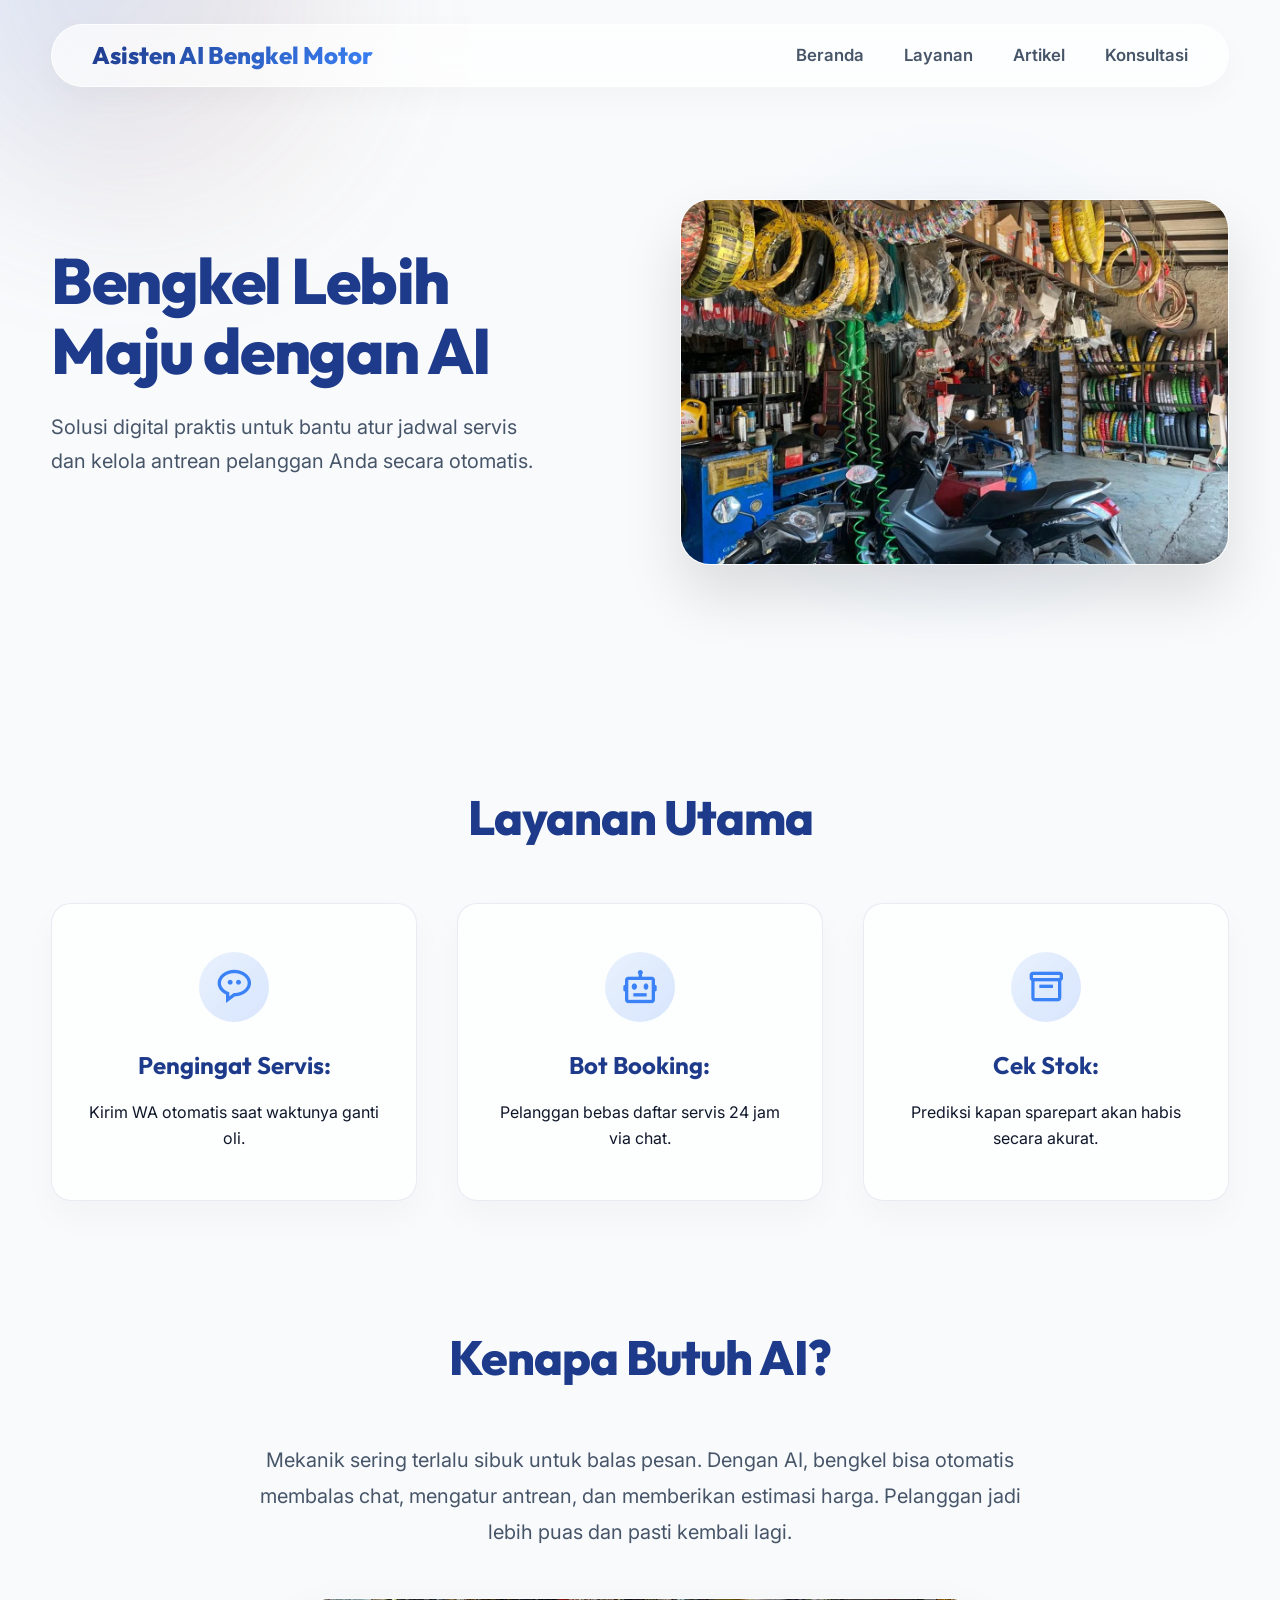
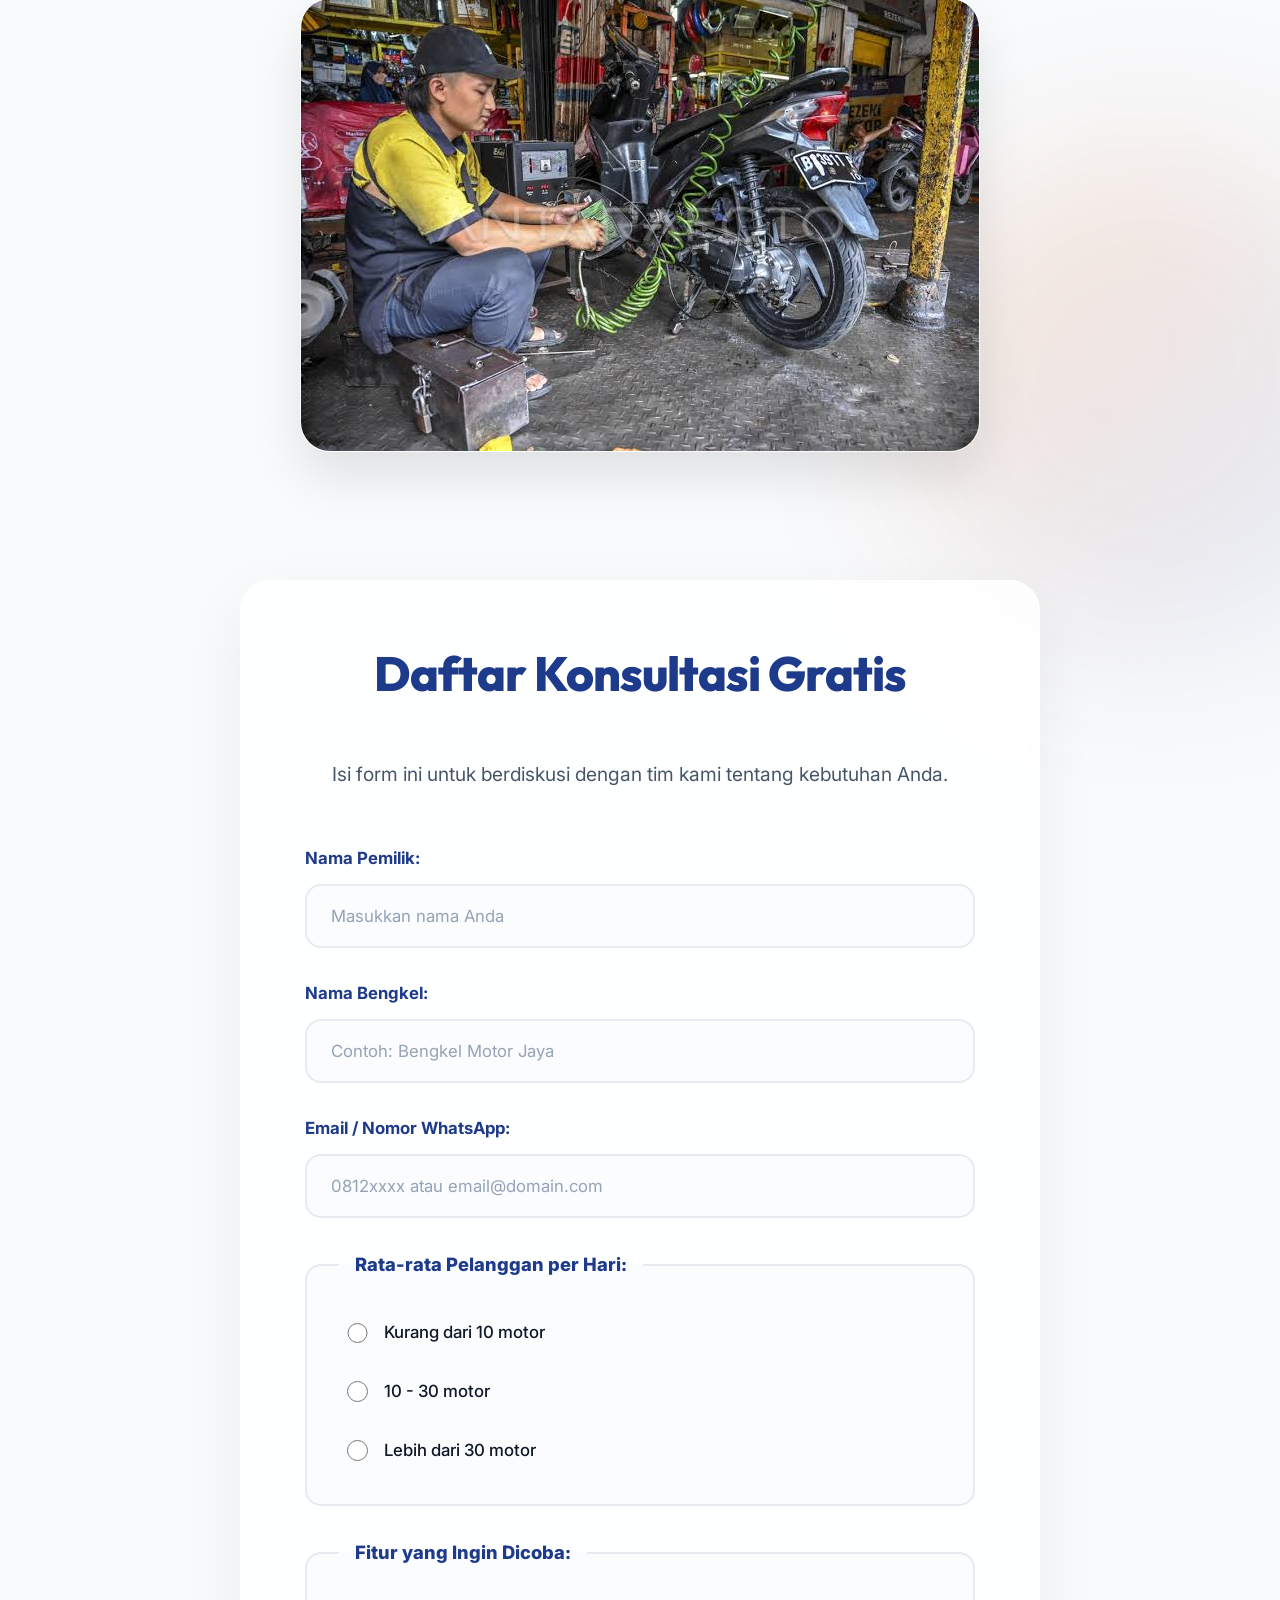
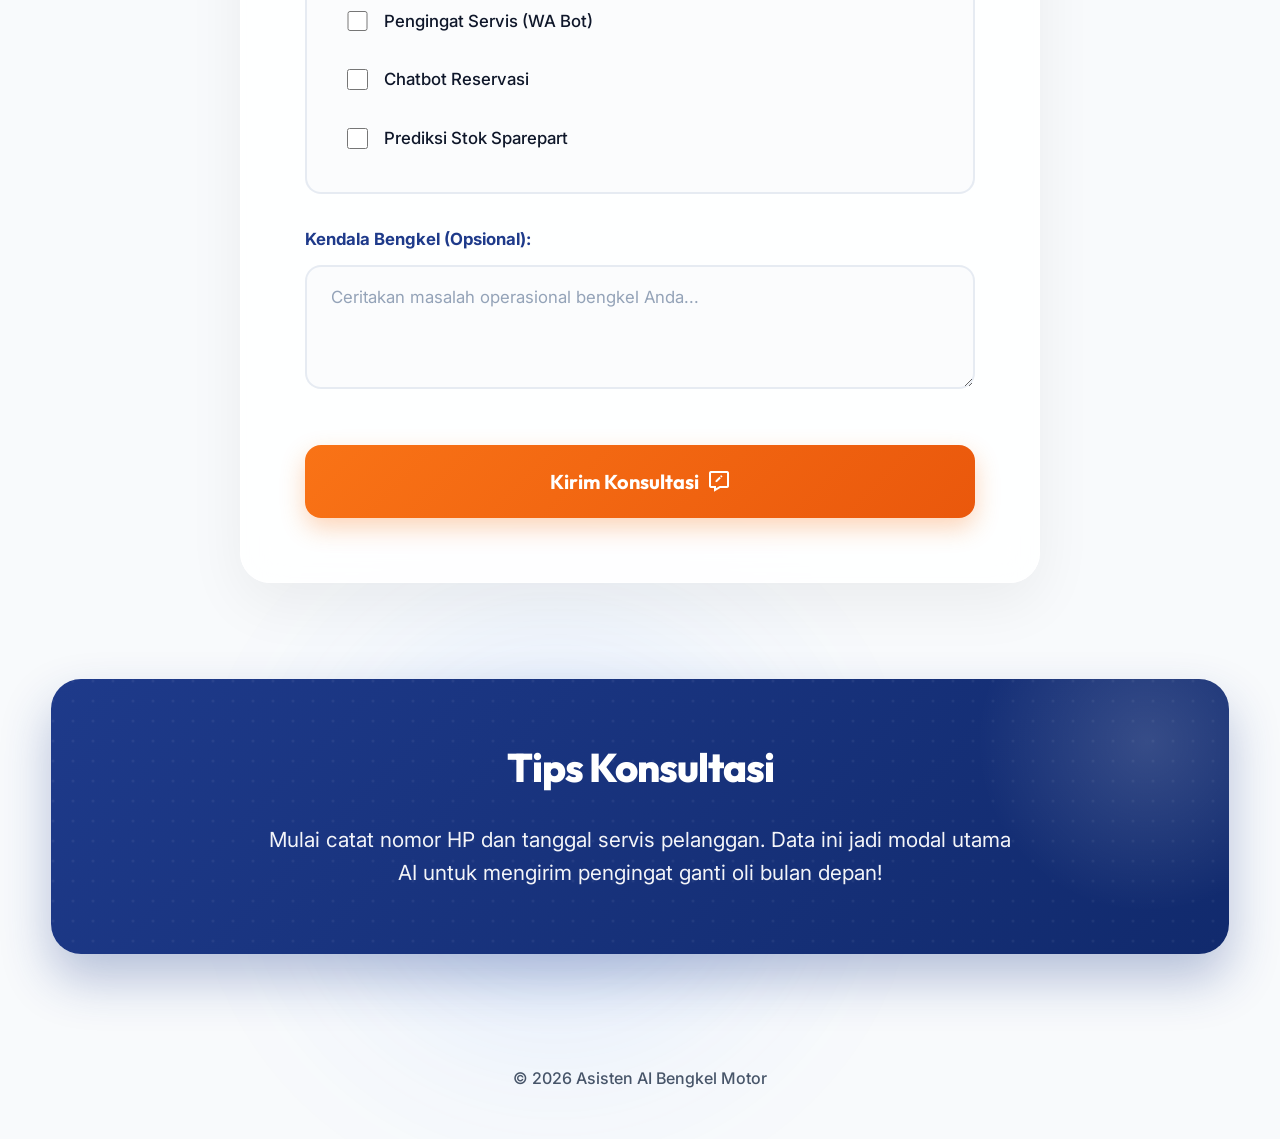
<file: index.html>
<!DOCTYPE html>
<html lang="id">

<head>
    <meta charset="UTF-8">
    <meta name="viewport" content="width=device-width, initial-scale=1.0">
    <title>Asisten AI Bengkel Motor</title>
    <!-- Tambahan Font/Icon agar lebih modern -->
    <link href='https://unpkg.com/boxicons@2.1.4/css/boxicons.min.css' rel='stylesheet'>
    <link rel="stylesheet" href="style.css">
</head>

<body>

    <!-- Latar belakang glowing modern -->
    <div class="bg-blob blob-1"></div>
    <div class="bg-blob blob-2"></div>
    <div class="bg-blob blob-3"></div>

    <header class="site-header fade-in">
        <h1>Asisten AI Bengkel Motor</h1>
        <nav class="main-nav">
            <button class="hamburger" id="hamburger-btn" aria-label="Buka menu" aria-expanded="false" aria-controls="nav-menu">
                <span></span>
                <span></span>
                <span></span>
            </button>
            <ul class="nav" id="nav-menu" role="menu">
                <li role="none"><a href="#home" role="menuitem">Beranda</a></li>
                <li role="none"><a href="#layanan" role="menuitem">Layanan</a></li>
                <li role="none"><a href="#artikel" role="menuitem">Artikel</a></li>
                <li role="none"><a href="#konsultasi" role="menuitem">Konsultasi</a></li>
            </ul>
        </nav>
    </header>

    <main>
        <section id="home" class="hero">
            <div class="hero-text">
                <h2>Bengkel Lebih Maju dengan AI</h2>
                <p>Solusi digital praktis untuk bantu atur jadwal servis dan kelola antrean pelanggan Anda secara otomatis.</p>
            </div>
            <div class="hero-image">
                <img src="tempat_bengkel.jpg" alt="tempat bengkel motor">
            </div>
        </section>

        <section id="layanan" class="fade-in">
            <h2>Layanan Utama</h2>
            <ul class="feature-grid">
                <li class="feature-card">
                    <div class="icon-box"><i class='bx bx-message-rounded-dots'></i></div>
                    <strong>Pengingat Servis:</strong> Kirim WA otomatis saat waktunya ganti oli.
                </li>
                <li class="feature-card">
                    <div class="icon-box"><i class='bx bx-bot'></i></div>
                    <strong>Bot Booking:</strong> Pelanggan bebas daftar servis 24 jam via chat.
                </li>
                <li class="feature-card">
                    <div class="icon-box"><i class='bx bx-box'></i></div>
                    <strong>Cek Stok:</strong> Prediksi kapan sparepart akan habis secara akurat.
                </li>
            </ul>
        </section>

        <article id="artikel">
            <h2>Kenapa Butuh AI?</h2>
            <p>Mekanik sering terlalu sibuk untuk balas pesan. Dengan AI, bengkel bisa otomatis membalas chat, mengatur
                antrean, dan memberikan estimasi harga. Pelanggan jadi lebih puas dan pasti kembali lagi.</p>

            <img src="images.jpg" alt="Mekanik sedang memperbaiki sepeda motor">
        </article>

        <section id="konsultasi">
            <h2>Daftar Konsultasi Gratis</h2>
            <p>Isi form ini untuk berdiskusi dengan tim kami tentang kebutuhan Anda.</p>

            <form action="#" method="POST">
                <div class="form-group">
                    <label for="nama_pemilik">Nama Pemilik:</label>
                    <input type="text" id="nama_pemilik" name="nama_pemilik" placeholder="Masukkan nama Anda" required>
                </div>

                <div class="form-group">
                    <label for="nama_bengkel">Nama Bengkel:</label>
                    <input type="text" id="nama_bengkel" name="nama_bengkel" placeholder="Contoh: Bengkel Motor Jaya" required>
                </div>

                <div class="form-group">
                    <label for="email">Email / Nomor WhatsApp:</label>
                    <input type="text" id="email" name="email" placeholder="0812xxxx atau email@domain.com" required>
                </div>

                <fieldset>
                    <legend>Rata-rata Pelanggan per Hari:</legend>
                    <div class="radio-group">
                        <input type="radio" id="pelanggan_sedikit" name="jumlah_pelanggan" value="kurang_dari_10" required>
                        <label for="pelanggan_sedikit">Kurang dari 10 motor</label>
                    </div>
                    <div class="radio-group">
                        <input type="radio" id="pelanggan_sedang" name="jumlah_pelanggan" value="10_sampai_30">
                        <label for="pelanggan_sedang">10 - 30 motor</label>
                    </div>
                    <div class="radio-group">
                        <input type="radio" id="pelanggan_banyak" name="jumlah_pelanggan" value="lebih_dari_30">
                        <label for="pelanggan_banyak">Lebih dari 30 motor</label>
                    </div>
                </fieldset>

                <fieldset>
                    <legend>Fitur yang Ingin Dicoba:</legend>
                    <div class="checkbox-group">
                        <input type="checkbox" id="fitur_pengingat" name="fitur_ai[]" value="pengingat_servis">
                        <label for="fitur_pengingat">Pengingat Servis (WA Bot)</label>
                    </div>
                    <div class="checkbox-group">
                        <input type="checkbox" id="fitur_reservasi" name="fitur_ai[]" value="reservasi">
                        <label for="fitur_reservasi">Chatbot Reservasi</label>
                    </div>
                    <div class="checkbox-group">
                        <input type="checkbox" id="fitur_stok" name="fitur_ai[]" value="manajemen_stok">
                        <label for="fitur_stok">Prediksi Stok Sparepart</label>
                    </div>
                </fieldset>

                <div class="form-group">
                    <label for="pesan_tambahan">Kendala Bengkel (Opsional):</label>
                    <textarea id="pesan_tambahan" name="pesan_tambahan" rows="4" placeholder="Ceritakan masalah operasional bengkel Anda..."></textarea>
                </div>

                <button type="submit">Kirim Konsultasi</button>
            </form>
        </section>

    </main>

    <aside id="tips">
        <h2>Tips Konsultasi</h2>
        <p>Mulai catat nomor HP dan tanggal servis pelanggan. Data ini jadi modal utama AI untuk mengirim pengingat
            ganti oli bulan depan!</p>
    </aside>

    <footer>
        <p>&copy; 2026 Asisten AI Bengkel Motor</p>
    </footer>

    <script>
        const btn = document.getElementById('hamburger-btn');
        const menu = document.getElementById('nav-menu');

        btn.addEventListener('click', () => {
            const isOpen = menu.classList.toggle('nav--open');
            btn.classList.toggle('hamburger--open', isOpen);
            btn.setAttribute('aria-expanded', isOpen);
        });

        // Tutup menu saat klik salah satu link
        menu.querySelectorAll('a').forEach(link => {
            link.addEventListener('click', () => {
                menu.classList.remove('nav--open');
                btn.classList.remove('hamburger--open');
                btn.setAttribute('aria-expanded', 'false');
            });
        });
    </script>
</body>
</html>
</file>
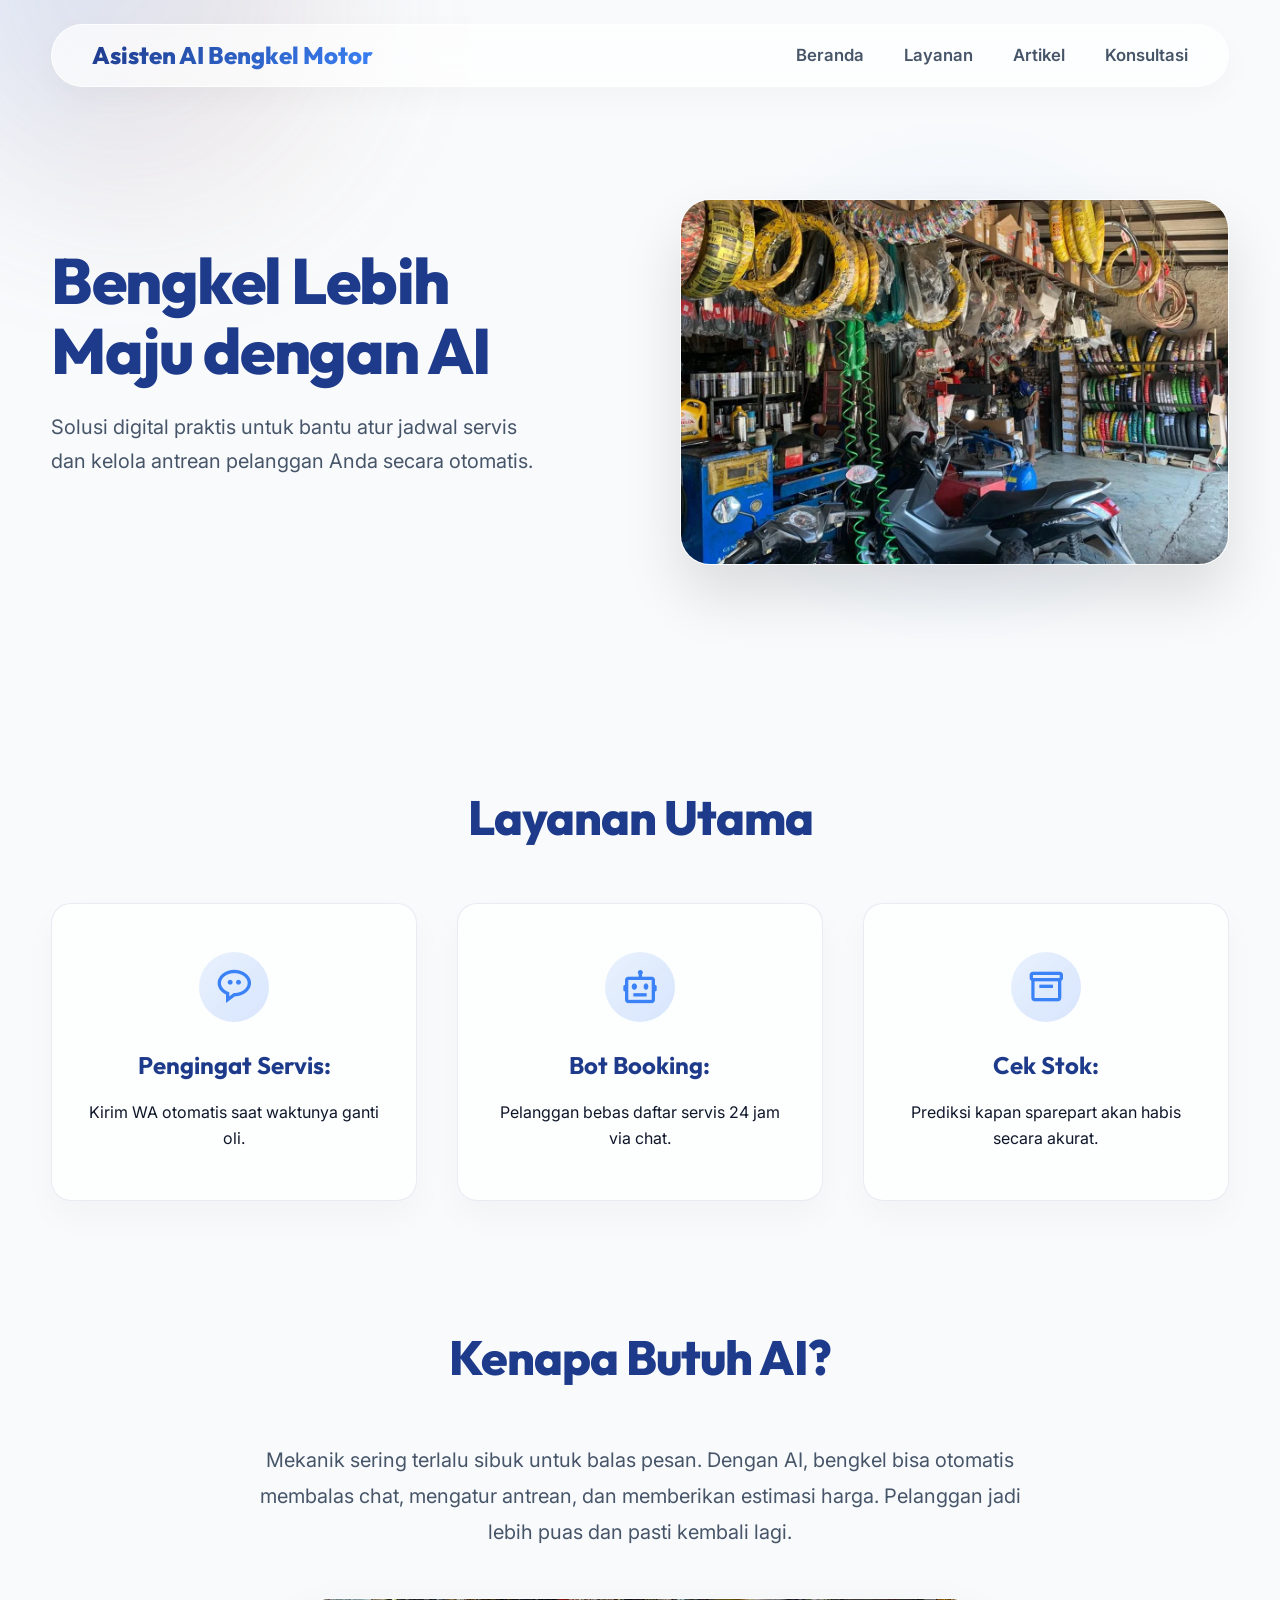
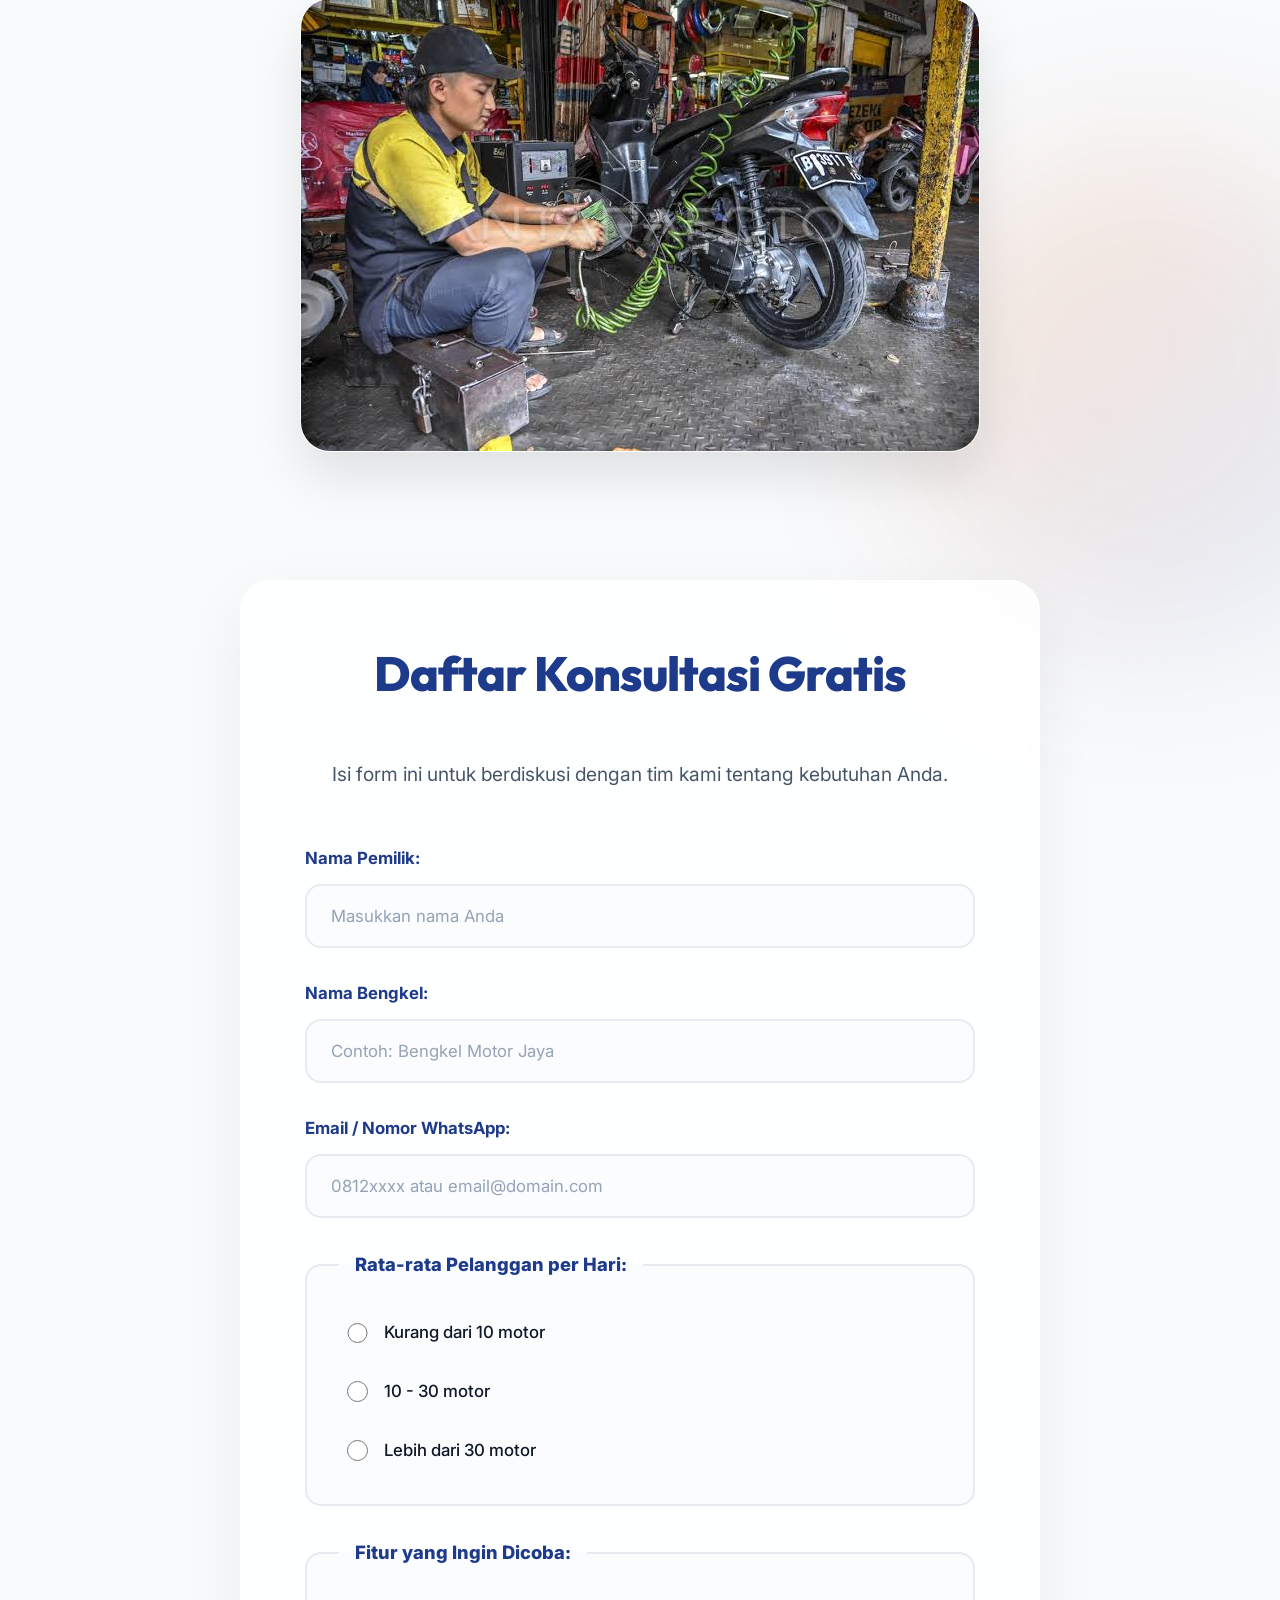
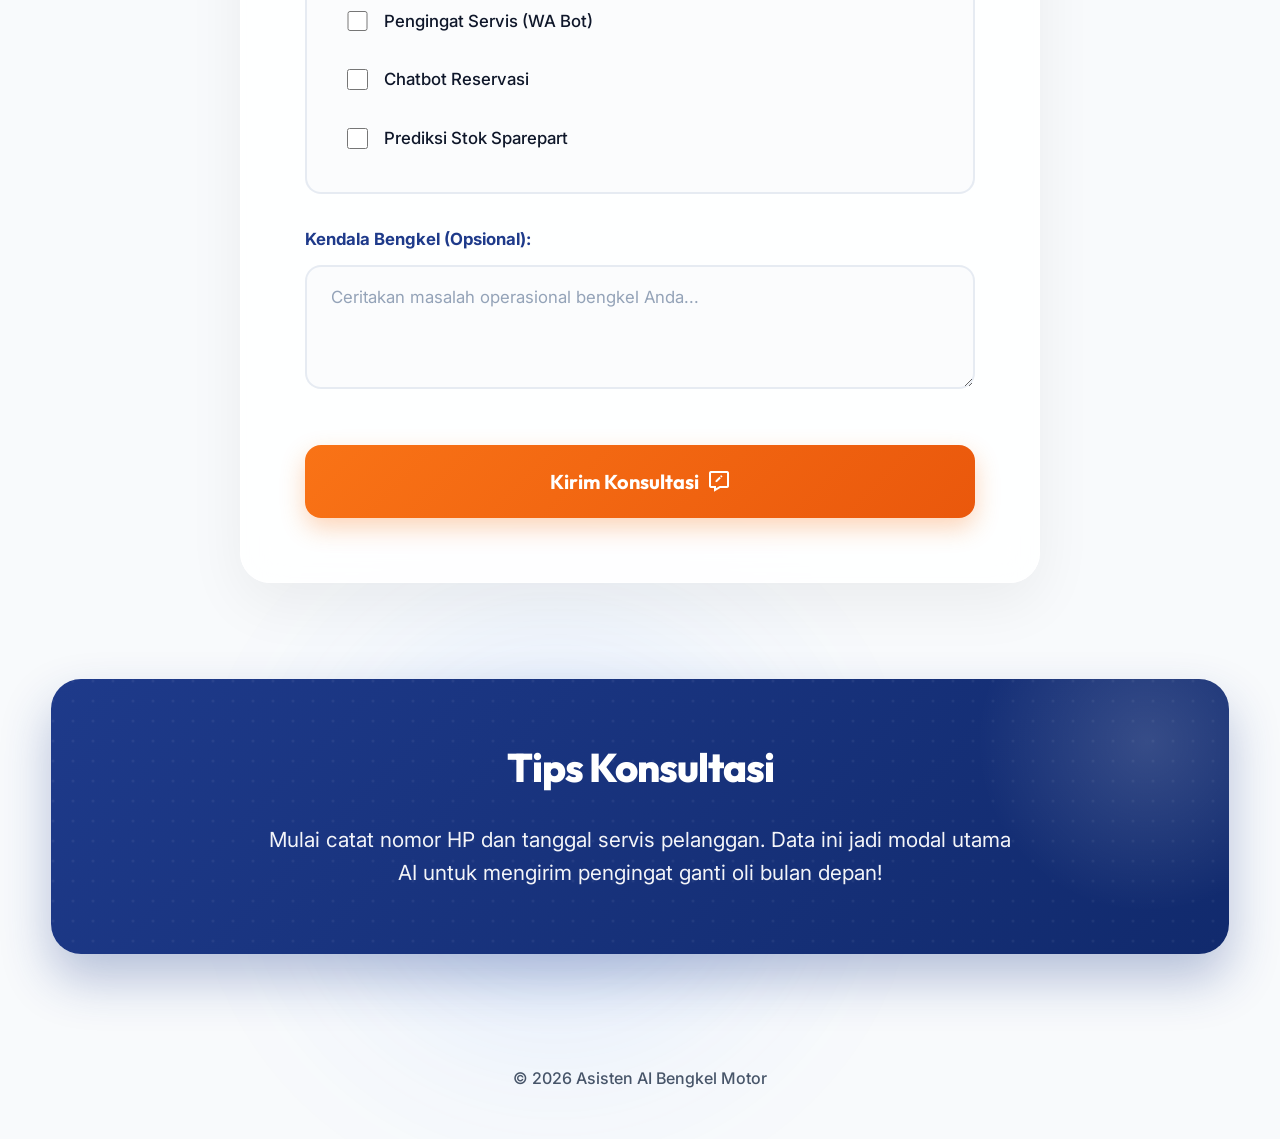
<file: 20240140182_MuhammadGhatanHardanni_Pertemuan02/index.html>
<!DOCTYPE html>
<html lang="id">

<head>
    <meta charset="UTF-8">
    <meta name="viewport" content="width=device-width, initial-scale=1.0">
    <title>Asisten AI Bengkel Motor</title>
    <!-- Tambahan Font/Icon agar lebih modern -->
    <link href='https://unpkg.com/boxicons@2.1.4/css/boxicons.min.css' rel='stylesheet'>
    <link rel="stylesheet" href="style.css">
</head>

<body>

    <!-- Latar belakang glowing modern -->
    <div class="bg-blob blob-1"></div>
    <div class="bg-blob blob-2"></div>
    <div class="bg-blob blob-3"></div>

    <header class="site-header fade-in">
        <h1>Asisten AI Bengkel Motor</h1>
        <nav>
            <ul class="nav">
                <li><a href="#home">Beranda</a></li>
                <li><a href="#layanan">Layanan</a></li>
                <li><a href="#artikel">Artikel</a></li>
                <li><a href="#konsultasi">Konsultasi</a></li>
            </ul>
        </nav>
    </header>

    <main>
        <section id="home" class="hero">
            <div class="hero-text">
                <h2>Bengkel Lebih Maju dengan AI</h2>
                <p>Solusi digital praktis untuk bantu atur jadwal servis dan kelola antrean pelanggan Anda secara otomatis.</p>
            </div>
            <div class="hero-image">
                <img src="tempat_bengkel.jpg" alt="tempat bengkel motor">
            </div>
        </section>

        <section id="layanan" class="fade-in">
            <h2>Layanan Utama</h2>
            <ul class="feature-grid">
                <li class="feature-card">
                    <div class="icon-box"><i class='bx bx-message-rounded-dots'></i></div>
                    <strong>Pengingat Servis:</strong> Kirim WA otomatis saat waktunya ganti oli.
                </li>
                <li class="feature-card">
                    <div class="icon-box"><i class='bx bx-bot'></i></div>
                    <strong>Bot Booking:</strong> Pelanggan bebas daftar servis 24 jam via chat.
                </li>
                <li class="feature-card">
                    <div class="icon-box"><i class='bx bx-box'></i></div>
                    <strong>Cek Stok:</strong> Prediksi kapan sparepart akan habis secara akurat.
                </li>
            </ul>
        </section>

        <article id="artikel">
            <h2>Kenapa Butuh AI?</h2>
            <p>Mekanik sering terlalu sibuk untuk balas pesan. Dengan AI, bengkel bisa otomatis membalas chat, mengatur
                antrean, dan memberikan estimasi harga. Pelanggan jadi lebih puas dan pasti kembali lagi.</p>

            <img src="images.jpg" alt="Mekanik sedang memperbaiki sepeda motor">
        </article>

        <section id="konsultasi">
            <h2>Daftar Konsultasi Gratis</h2>
            <p>Isi form ini untuk berdiskusi dengan tim kami tentang kebutuhan Anda.</p>

            <form action="#" method="POST">
                <div class="form-group">
                    <label for="nama_pemilik">Nama Pemilik:</label>
                    <input type="text" id="nama_pemilik" name="nama_pemilik" placeholder="Masukkan nama Anda" required>
                </div>

                <div class="form-group">
                    <label for="nama_bengkel">Nama Bengkel:</label>
                    <input type="text" id="nama_bengkel" name="nama_bengkel" placeholder="Contoh: Bengkel Motor Jaya" required>
                </div>

                <div class="form-group">
                    <label for="email">Email / Nomor WhatsApp:</label>
                    <input type="text" id="email" name="email" placeholder="0812xxxx atau email@domain.com" required>
                </div>

                <fieldset>
                    <legend>Rata-rata Pelanggan per Hari:</legend>
                    <div class="radio-group">
                        <input type="radio" id="pelanggan_sedikit" name="jumlah_pelanggan" value="kurang_dari_10" required>
                        <label for="pelanggan_sedikit">Kurang dari 10 motor</label>
                    </div>
                    <div class="radio-group">
                        <input type="radio" id="pelanggan_sedang" name="jumlah_pelanggan" value="10_sampai_30">
                        <label for="pelanggan_sedang">10 - 30 motor</label>
                    </div>
                    <div class="radio-group">
                        <input type="radio" id="pelanggan_banyak" name="jumlah_pelanggan" value="lebih_dari_30">
                        <label for="pelanggan_banyak">Lebih dari 30 motor</label>
                    </div>
                </fieldset>

                <fieldset>
                    <legend>Fitur yang Ingin Dicoba:</legend>
                    <div class="checkbox-group">
                        <input type="checkbox" id="fitur_pengingat" name="fitur_ai[]" value="pengingat_servis">
                        <label for="fitur_pengingat">Pengingat Servis (WA Bot)</label>
                    </div>
                    <div class="checkbox-group">
                        <input type="checkbox" id="fitur_reservasi" name="fitur_ai[]" value="reservasi">
                        <label for="fitur_reservasi">Chatbot Reservasi</label>
                    </div>
                    <div class="checkbox-group">
                        <input type="checkbox" id="fitur_stok" name="fitur_ai[]" value="manajemen_stok">
                        <label for="fitur_stok">Prediksi Stok Sparepart</label>
                    </div>
                </fieldset>

                <div class="form-group">
                    <label for="pesan_tambahan">Kendala Bengkel (Opsional):</label>
                    <textarea id="pesan_tambahan" name="pesan_tambahan" rows="4" placeholder="Ceritakan masalah operasional bengkel Anda..."></textarea>
                </div>

                <button type="submit">Kirim Konsultasi</button>
            </form>
        </section>

    </main>

    <aside id="tips">
        <h2>Tips Konsultasi</h2>
        <p>Mulai catat nomor HP dan tanggal servis pelanggan. Data ini jadi modal utama AI untuk mengirim pengingat
            ganti oli bulan depan!</p>
    </aside>

    <footer>
        <p>&copy; 2026 Asisten AI Bengkel Motor</p>
    </footer>

</body>
</html>
</file>
<file: style.css>
/* Google Fonts & Boxicons */
@import url('https://fonts.googleapis.com/css2?family=Outfit:wght@300;400;600;800&family=Inter:wght@400;500;600&display=swap');

/* Modern Premium Color Palette */
:root {
    --primary: #1e3a8a; /* Deep elegant blue */
    --primary-light: #3b82f6;
    --accent: #f97316; /* Vibrant engaging orange */
    --accent-hover: #ea580c;
    --bg-color: #f8fafc; /* Soft slate background */
    --card-bg: rgba(255, 255, 255, 0.7);
    --text-main: #0f172a;
    --text-muted: #475569;
    --border-color: rgba(226, 232, 240, 0.8);
    --border-focus: #3b82f6;
    --radius: 20px;
    --transition: 0.4s cubic-bezier(0.16, 1, 0.3, 1);
}

/* Reset & Base Styles */
* {
    box-sizing: border-box; /* CSS Box Model Requirement */
    margin: 0;
    padding: 0;
}

html {
    scroll-behavior: smooth;
}

body {
    font-family: 'Inter', sans-serif;
    background-color: var(--bg-color);
    color: var(--text-main);
    line-height: 1.6;
    overflow-x: hidden;
    position: relative;
}

/* Typography */
h1, h2, h3, h4 {
    font-family: 'Outfit', sans-serif;
    font-weight: 800;
    line-height: 1.2;
    color: var(--primary);
}

a {
    text-decoration: none;
    color: inherit;
}

img {
    max-width: 100%;
    height: auto;
    display: block;
}

/* --- Decorative Background Blobs --- */
.bg-blob {
    position: absolute;
    border-radius: 50%;
    filter: blur(80px);
    z-index: -2;
    opacity: 0.6;
    animation: float 10s infinite ease-in-out alternate;
}

.blob-1 {
    top: -5%;
    left: -5%;
    width: 400px;
    height: 400px;
    background: linear-gradient(135deg, rgba(59,130,246,0.4), rgba(249,115,22,0.2));
}

.blob-2 {
    top: 40%;
    right: -10%;
    width: 500px;
    height: 500px;
    background: linear-gradient(135deg, rgba(249,115,22,0.3), rgba(59,130,246,0.2));
    animation-delay: -3s;
}

.blob-3 {
    bottom: 0%;
    left: 20%;
    width: 600px;
    height: 600px;
    background: radial-gradient(circle, rgba(59,130,246,0.3) 0%, transparent 70%);
    animation-delay: -5s;
}

@keyframes float {
    0% { transform: translateY(0) scale(1); }
    100% { transform: translateY(30px) scale(1.05); }
}

/* Animations */
.fade-in {
    animation: fadeInUp 1s both;
}

@keyframes fadeInUp {
    from {
        opacity: 0;
        transform: translateY(30px);
    }
    to {
        opacity: 1;
        transform: translateY(0);
    }
}

/* Main Container */
header, main, aside, footer {
    width: 92%;
    max-width: 1200px;
    margin: 0 auto;
    position: relative;
    z-index: 10;
}

/* 1. Header & Navigation (Flexbox) */
.site-header {
    display: flex;
    align-items: center;
    justify-content: space-between;
    padding: 1rem 2.5rem;
    margin-top: 1.5rem;
    margin-bottom: 3rem;
    background: rgba(255, 255, 255, 0.7);
    backdrop-filter: blur(20px);
    border: 1px solid rgba(255, 255, 255, 0.8);
    border-radius: 100px;
    box-shadow: 0 10px 30px rgba(0, 0, 0, 0.03);
    position: sticky;
    top: 1.5rem;
    z-index: 1000;
}

.site-header h1 {
    font-size: 1.5rem;
    background: linear-gradient(135deg, var(--primary), var(--primary-light));
    -webkit-background-clip: text;
    -webkit-text-fill-color: transparent;
}

.nav {
    display: flex;
    gap: 2.5rem;
    list-style: none;
}

/* Hamburger button — hidden on desktop */
.hamburger {
    display: none;
    flex-direction: column;
    justify-content: center;
    align-items: center;
    gap: 5px;
    width: 44px;
    height: 44px;
    background: rgba(59, 130, 246, 0.08);
    border: 1.5px solid var(--border-color);
    border-radius: 12px;
    cursor: pointer;
    transition: all var(--transition);
    flex-shrink: 0;
    padding: 0;
}

.hamburger:hover {
    background: rgba(59, 130, 246, 0.15);
    border-color: var(--primary-light);
}

.hamburger span {
    display: block;
    width: 22px;
    height: 2px;
    background: var(--primary);
    border-radius: 4px;
    transition: all 0.35s cubic-bezier(0.16, 1, 0.3, 1);
    transform-origin: center;
}

/* Animasi ikon menjadi X */
.hamburger--open span:nth-child(1) {
    transform: translateY(7px) rotate(45deg);
}
.hamburger--open span:nth-child(2) {
    opacity: 0;
    transform: scaleX(0);
}
.hamburger--open span:nth-child(3) {
    transform: translateY(-7px) rotate(-45deg);
}

.nav a {
    font-weight: 600;
    font-size: 1.05rem;
    color: var(--text-muted);
    transition: color var(--transition);
    position: relative;
    padding: 0.5rem 0;
}

.nav a:hover,
.nav a:focus {
    color: var(--primary);
}

.nav a::after {
    content: '';
    position: absolute;
    width: 0;
    height: 3px;
    bottom: 0;
    left: 50%;
    transform: translateX(-50%);
    background: linear-gradient(90deg, var(--accent), var(--accent-hover));
    border-radius: 2px;
    transition: width var(--transition);
}

.nav a:hover::after {
    width: 100%;
}

/* 2. Hero Section (CSS Grid) */
.hero {
    display: grid;
    grid-template-columns: 1fr 1fr;
    gap: 5rem;
    align-items: center;
    padding: 4rem 0 6rem 0;
}

.hero-text h2 {
    font-size: 4rem;
    margin-bottom: 1.5rem;
    letter-spacing: -1.5px;
    line-height: 1.1;
}

.hero-text p {
    font-size: 1.25rem;
    color: var(--text-muted);
    margin-bottom: 2.5rem;
    max-width: 500px;
    line-height: 1.7;
}

.hero-image {
    position: relative;
}

.hero-image::before {
    content: '';
    position: absolute;
    top: 50%;
    left: 50%;
    transform: translate(-50%, -50%);
    width: 110%;
    height: 110%;
    background: radial-gradient(circle, var(--primary-light) 0%, transparent 60%);
    opacity: 0.2;
    z-index: -1;
    filter: blur(50px);
}

.hero-image img {
    border-radius: 30px;
    box-shadow: 0 30px 60px rgba(0, 0, 0, 0.12);
    border: 1px solid rgba(255,255,255,0.5);
    animation: floatImage 6s ease-in-out infinite alternate;
}

@keyframes floatImage {
    0% { transform: translateY(0px) rotateY(-2deg) rotateX(2deg); }
    100% { transform: translateY(-15px) rotateY(2deg) rotateX(-2deg); }
}

/* General Section Styling */
section, article {
    margin-bottom: 8rem;
}

section > h2, article > h2, aside h2 {
    font-size: 3rem;
    margin-bottom: 3.5rem;
    text-align: center;
    letter-spacing: -1px;
}

/* 3. Feature Grid (CSS Grid) */
.feature-grid {
    display: grid;
    grid-template-columns: repeat(3, minmax(0, 1fr));
    gap: 2.5rem;
    list-style: none;
}

.feature-card {
    background: var(--card-bg);
    border: 1px solid var(--border-color);
    border-radius: var(--radius);
    padding: 3rem 2rem;
    box-shadow: 0 15px 35px rgba(0,0,0,0.03);
    transition: all var(--transition);
    backdrop-filter: blur(15px);
    position: relative;
    overflow: hidden;
    text-align: center;
    z-index: 1;
}

.feature-card::before {
    content: '';
    position: absolute;
    top: 0;
    left: 0;
    width: 100%;
    height: 100%;
    background: linear-gradient(135deg, transparent, rgba(255,255,255,0.8));
    opacity: 0;
    transition: opacity var(--transition);
    z-index: -1;
}

.feature-card:hover::before {
    opacity: 1;
}

.feature-card:hover {
    transform: translateY(-15px) scale(1.02);
    box-shadow: 0 30px 50px rgba(59, 130, 246, 0.1);
    border-color: rgba(59, 130, 246, 0.3);
}

.icon-box {
    width: 70px;
    height: 70px;
    background: linear-gradient(135deg, rgba(59, 130, 246, 0.1), rgba(59, 130, 246, 0.2));
    color: var(--primary-light);
    border-radius: 50%;
    display: flex;
    align-items: center;
    justify-content: center;
    font-size: 2.5rem;
    margin: 0 auto 1.5rem;
    transition: all var(--transition);
}

.feature-card:hover .icon-box {
    background: var(--primary-light);
    color: white;
    transform: rotateY(360deg);
}

.feature-card strong {
    display: block;
    font-family: 'Outfit', sans-serif;
    color: var(--primary);
    font-size: 1.5rem;
    margin-bottom: 1rem;
}

/* Article Styling */
#artikel p {
    font-size: 1.25rem;
    color: var(--text-muted);
    text-align: center;
    max-width: 800px;
    margin: 0 auto 3rem;
    line-height: 1.8;
}

#artikel img {
    border-radius: 30px;
    margin: 0 auto;
    box-shadow: 0 25px 50px rgba(0,0,0,0.1);
    border: 1px solid rgba(255,255,255,0.5);
}

/* 4. Forms and Input */
#konsultasi {
    background: rgba(255, 255, 255, 0.85);
    backdrop-filter: blur(20px);
    padding: 4rem;
    border-radius: 30px;
    box-shadow: 0 20px 60px rgba(0,0,0,0.06);
    max-width: 800px;
    margin: 0 auto 6rem;
    border: 1px solid rgba(255,255,255,1);
}

#konsultasi > p {
    text-align: center;
    color: var(--text-muted);
    margin-bottom: 3.5rem;
    font-size: 1.2rem;
}

form {
    display: flex;
    flex-direction: column;
    gap: 2rem;
}

.form-group {
    display: flex;
    flex-direction: column;
    position: relative;
}

/* Focus State & Label */
form label {
    font-weight: 700;
    color: var(--primary);
    margin-bottom: 0.75rem;
    font-size: 1.05rem;
}

input[type="text"],
textarea {
    width: 100%;
    padding: 1.25rem 1.5rem;
    border: 2px solid var(--border-color);
    border-radius: 16px;
    font-family: 'Inter', sans-serif;
    font-size: 1.05rem;
    background: rgba(248, 250, 252, 0.5);
    color: var(--text-main);
    transition: all var(--transition);
}

input[type="text"]::placeholder, textarea::placeholder {
    color: #94a3b8;
}

/* Ketentuan 4: Focus State pada Input */
input[type="text"]:focus,
textarea:focus {
    outline: none;
    border-color: var(--border-focus);
    box-shadow: 0 0 0 5px rgba(59, 130, 246, 0.15);
    background: white;
}

fieldset {
    border: 2px solid var(--border-color);
    border-radius: 16px;
    padding: 2rem;
    background: rgba(248, 250, 252, 0.5);
}

legend {
    font-weight: 800;
    color: var(--primary);
    padding: 0 1rem;
    font-size: 1.15rem;
}

.radio-group, .checkbox-group {
    display: flex;
    align-items: center;
    margin-bottom: 1rem;
    padding: 0.5rem;
    border-radius: 10px;
    transition: background var(--transition);
}

.radio-group:hover, .checkbox-group:hover {
    background: white;
}

.radio-group:last-child, .checkbox-group:last-child {
    margin-bottom: 0;
}

input[type="radio"], input[type="checkbox"] {
    margin-right: 1rem;
    width: 1.3rem;
    height: 1.3rem;
    accent-color: var(--accent);
    cursor: pointer;
}

fieldset label {
    margin-bottom: 0;
    font-weight: 500;
    color: var(--text-main);
    cursor: pointer;
    font-size: 1.05rem;
}

button[type="submit"] {
    background: linear-gradient(135deg, var(--accent), var(--accent-hover));
    color: white;
    font-family: 'Outfit', sans-serif;
    font-weight: 700;
    font-size: 1.25rem;
    padding: 1.5rem 2rem;
    border: none;
    border-radius: 16px;
    cursor: pointer;
    transition: all var(--transition);
    box-shadow: 0 10px 25px rgba(249, 115, 22, 0.3);
    margin-top: 1.5rem;
    display: flex;
    align-items: center;
    justify-content: center;
    gap: 0.5rem;
}

button[type="submit"]:hover {
    transform: translateY(-5px);
    box-shadow: 0 15px 35px rgba(249, 115, 22, 0.4);
    background: linear-gradient(135deg, #f06400, #d94f00);
}

button[type="submit"]::after {
    content: '\eb71';
    font-family: 'boxicons';
    font-weight: normal;
    font-size: 1.5rem;
    transition: transform var(--transition);
}

button[type="submit"]:hover::after {
    transform: translateX(5px);
}

/* Aside / Tips */
aside {
    background: linear-gradient(135deg, var(--primary), #112a6d);
    color: white;
    padding: 4rem;
    border-radius: 30px;
    text-align: center;
    box-shadow: 0 25px 50px rgba(30, 58, 138, 0.3);
    position: relative;
    overflow: hidden;
    margin-bottom: 4rem;
}

aside::before {
    content: '';
    position: absolute;
    top: 0; left: 0; width: 100%; height: 100%;
    background: url('data:image/svg+xml;utf8,<svg width="20" height="20" viewBox="0 0 20 20" xmlns="http://www.w3.org/2000/svg"><circle cx="2" cy="2" r="1.5" fill="rgba(255,255,255,0.1)"/></svg>') repeat;
    opacity: 0.5;
}

aside::after {
    content: '';
    position: absolute;
    top: -50%;
    right: -10%;
    width: 400px;
    height: 400px;
    background: radial-gradient(circle, rgba(255,255,255,0.15) 0%, transparent 60%);
    border-radius: 50%;
}

aside h2 {
    color: white;
    margin-bottom: 2rem;
    font-size: 2.5rem;
}

aside p {
    font-size: 1.3rem;
    opacity: 0.95;
    max-width: 750px;
    margin: 0 auto;
    position: relative;
    z-index: 1;
}

/* Footer */
footer {
    text-align: center;
    padding: 3rem 0;
    color: var(--text-muted);
    font-size: 1rem;
    font-weight: 500;
}

/* 5. Media Query & 6. Layout Mobile (Satu Kolom) */
@media (max-width: 850px) {
    .hero,
    .feature-grid {
        grid-template-columns: 1fr;
    }

    /* Navbar mobile: header tetap horizontal, hamburger muncul */
    .site-header {
        flex-direction: row;
        padding: 1rem 1.5rem;
        border-radius: 20px;
        top: 1rem;
        justify-content: space-between;
        align-items: center;
    }

    .main-nav {
        position: relative;
    }

    .hamburger {
        display: flex;
    }

    /* Nav menu tersembunyi — muncul sebagai dropdown */
    .nav {
        display: none;
        flex-direction: column;
        gap: 0;
        position: absolute;
        top: calc(100% + 12px);
        right: 0;
        background: rgba(255, 255, 255, 0.97);
        backdrop-filter: blur(20px);
        border: 1px solid var(--border-color);
        border-radius: 16px;
        box-shadow: 0 15px 40px rgba(0, 0, 0, 0.1);
        min-width: 180px;
        overflow: hidden;
        z-index: 999;
        /* Animasi masuk */
        opacity: 0;
        transform: translateY(-8px) scale(0.97);
        pointer-events: none;
        transition: opacity 0.3s ease, transform 0.3s ease;
    }

    .nav.nav--open {
        display: flex;
        opacity: 1;
        transform: translateY(0) scale(1);
        pointer-events: auto;
    }

    .nav li {
        width: 100%;
    }

    .nav a {
        display: block;
        padding: 0.9rem 1.5rem;
        font-size: 1rem;
        border-bottom: 1px solid var(--border-color);
        color: var(--text-muted);
    }

    .nav li:last-child a {
        border-bottom: none;
    }

    .nav a::after {
        display: none;
    }

    .nav a:hover {
        background: rgba(59, 130, 246, 0.06);
        color: var(--primary);
        padding-left: 2rem;
        transition: all 0.2s ease;
    }

    .hero {
        gap: 3.5rem;
        padding: 2rem 0;
        text-align: center;
    }

    .hero-text h2 {
        font-size: 3rem;
    }

    .hero-text p {
        margin: 0 auto 2.5rem;
    }

    .hero-image img {
        animation: none;
    }

    section > h2, article > h2, aside h2 {
        font-size: 2.5rem;
    }

    #konsultasi {
        padding: 3rem 1.5rem;
    }

    .bg-blob {
        display: none;
    }
}

@media (max-width: 480px) {
    .site-header h1 {
        font-size: 1.35rem;
    }
    .hero-text h2 {
        font-size: 2.5rem;
    }
    .feature-card {
        padding: 2rem 1.5rem;
    }
    aside {
        padding: 3rem 1.5rem;
    }
}
</file>
<file: 20240140182_MuhammadGhatanHardanni_Pertemuan02/style.css>
/* Google Fonts & Boxicons */
@import url('https://fonts.googleapis.com/css2?family=Outfit:wght@300;400;600;800&family=Inter:wght@400;500;600&display=swap');

/* Modern Premium Color Palette */
:root {
    --primary: #1e3a8a; /* Deep elegant blue */
    --primary-light: #3b82f6;
    --accent: #f97316; /* Vibrant engaging orange */
    --accent-hover: #ea580c;
    --bg-color: #f8fafc; /* Soft slate background */
    --card-bg: rgba(255, 255, 255, 0.7);
    --text-main: #0f172a;
    --text-muted: #475569;
    --border-color: rgba(226, 232, 240, 0.8);
    --border-focus: #3b82f6;
    --radius: 20px;
    --transition: 0.4s cubic-bezier(0.16, 1, 0.3, 1);
}

/* Reset & Base Styles */
* {
    box-sizing: border-box; /* CSS Box Model Requirement */
    margin: 0;
    padding: 0;
}

html {
    scroll-behavior: smooth;
}

body {
    font-family: 'Inter', sans-serif;
    background-color: var(--bg-color);
    color: var(--text-main);
    line-height: 1.6;
    overflow-x: hidden;
    position: relative;
}

/* Typography */
h1, h2, h3, h4 {
    font-family: 'Outfit', sans-serif;
    font-weight: 800;
    line-height: 1.2;
    color: var(--primary);
}

a {
    text-decoration: none;
    color: inherit;
}

img {
    max-width: 100%;
    height: auto;
    display: block;
}

/* --- Decorative Background Blobs --- */
.bg-blob {
    position: absolute;
    border-radius: 50%;
    filter: blur(80px);
    z-index: -2;
    opacity: 0.6;
    animation: float 10s infinite ease-in-out alternate;
}

.blob-1 {
    top: -5%;
    left: -5%;
    width: 400px;
    height: 400px;
    background: linear-gradient(135deg, rgba(59,130,246,0.4), rgba(249,115,22,0.2));
}

.blob-2 {
    top: 40%;
    right: -10%;
    width: 500px;
    height: 500px;
    background: linear-gradient(135deg, rgba(249,115,22,0.3), rgba(59,130,246,0.2));
    animation-delay: -3s;
}

.blob-3 {
    bottom: 0%;
    left: 20%;
    width: 600px;
    height: 600px;
    background: radial-gradient(circle, rgba(59,130,246,0.3) 0%, transparent 70%);
    animation-delay: -5s;
}

@keyframes float {
    0% { transform: translateY(0) scale(1); }
    100% { transform: translateY(30px) scale(1.05); }
}

/* Animations */
.fade-in {
    animation: fadeInUp 1s both;
}

@keyframes fadeInUp {
    from {
        opacity: 0;
        transform: translateY(30px);
    }
    to {
        opacity: 1;
        transform: translateY(0);
    }
}

/* Main Container */
header, main, aside, footer {
    width: 92%;
    max-width: 1200px;
    margin: 0 auto;
    position: relative;
    z-index: 10;
}

/* 1. Header & Navigation (Flexbox) */
.site-header {
    display: flex;
    align-items: center;
    justify-content: space-between;
    padding: 1rem 2.5rem;
    margin-top: 1.5rem;
    margin-bottom: 3rem;
    background: rgba(255, 255, 255, 0.7);
    backdrop-filter: blur(20px);
    border: 1px solid rgba(255, 255, 255, 0.8);
    border-radius: 100px;
    box-shadow: 0 10px 30px rgba(0, 0, 0, 0.03);
    position: sticky;
    top: 1.5rem;
    z-index: 1000;
}

.site-header h1 {
    font-size: 1.5rem;
    background: linear-gradient(135deg, var(--primary), var(--primary-light));
    -webkit-background-clip: text;
    -webkit-text-fill-color: transparent;
}

.nav {
    display: flex;
    gap: 2.5rem;
    list-style: none;
    flex-wrap: wrap; /* Ketentuan 1 */
}

.nav a {
    font-weight: 600;
    font-size: 1.05rem;
    color: var(--text-muted);
    transition: color var(--transition);
    position: relative;
    padding: 0.5rem 0;
}

.nav a:hover,
.nav a:focus {
    color: var(--primary);
}

.nav a::after {
    content: '';
    position: absolute;
    width: 0;
    height: 3px;
    bottom: 0;
    left: 50%;
    transform: translateX(-50%);
    background: linear-gradient(90deg, var(--accent), var(--accent-hover));
    border-radius: 2px;
    transition: width var(--transition);
}

.nav a:hover::after {
    width: 100%;
}

/* 2. Hero Section (CSS Grid) */
.hero {
    display: grid;
    grid-template-columns: 1fr 1fr;
    gap: 5rem;
    align-items: center;
    padding: 4rem 0 6rem 0;
}

.hero-text h2 {
    font-size: 4rem;
    margin-bottom: 1.5rem;
    letter-spacing: -1.5px;
    line-height: 1.1;
}

.hero-text p {
    font-size: 1.25rem;
    color: var(--text-muted);
    margin-bottom: 2.5rem;
    max-width: 500px;
    line-height: 1.7;
}

.hero-image {
    position: relative;
}

.hero-image::before {
    content: '';
    position: absolute;
    top: 50%;
    left: 50%;
    transform: translate(-50%, -50%);
    width: 110%;
    height: 110%;
    background: radial-gradient(circle, var(--primary-light) 0%, transparent 60%);
    opacity: 0.2;
    z-index: -1;
    filter: blur(50px);
}

.hero-image img {
    border-radius: 30px;
    box-shadow: 0 30px 60px rgba(0, 0, 0, 0.12);
    border: 1px solid rgba(255,255,255,0.5);
    animation: floatImage 6s ease-in-out infinite alternate;
}

@keyframes floatImage {
    0% { transform: translateY(0px) rotateY(-2deg) rotateX(2deg); }
    100% { transform: translateY(-15px) rotateY(2deg) rotateX(-2deg); }
}

/* General Section Styling */
section, article {
    margin-bottom: 8rem;
}

section > h2, article > h2, aside h2 {
    font-size: 3rem;
    margin-bottom: 3.5rem;
    text-align: center;
    letter-spacing: -1px;
}

/* 3. Feature Grid (CSS Grid) */
.feature-grid {
    display: grid;
    grid-template-columns: repeat(3, minmax(0, 1fr));
    gap: 2.5rem;
    list-style: none;
}

.feature-card {
    background: var(--card-bg);
    border: 1px solid var(--border-color);
    border-radius: var(--radius);
    padding: 3rem 2rem;
    box-shadow: 0 15px 35px rgba(0,0,0,0.03);
    transition: all var(--transition);
    backdrop-filter: blur(15px);
    position: relative;
    overflow: hidden;
    text-align: center;
    z-index: 1;
}

.feature-card::before {
    content: '';
    position: absolute;
    top: 0;
    left: 0;
    width: 100%;
    height: 100%;
    background: linear-gradient(135deg, transparent, rgba(255,255,255,0.8));
    opacity: 0;
    transition: opacity var(--transition);
    z-index: -1;
}

.feature-card:hover::before {
    opacity: 1;
}

.feature-card:hover {
    transform: translateY(-15px) scale(1.02);
    box-shadow: 0 30px 50px rgba(59, 130, 246, 0.1);
    border-color: rgba(59, 130, 246, 0.3);
}

.icon-box {
    width: 70px;
    height: 70px;
    background: linear-gradient(135deg, rgba(59, 130, 246, 0.1), rgba(59, 130, 246, 0.2));
    color: var(--primary-light);
    border-radius: 50%;
    display: flex;
    align-items: center;
    justify-content: center;
    font-size: 2.5rem;
    margin: 0 auto 1.5rem;
    transition: all var(--transition);
}

.feature-card:hover .icon-box {
    background: var(--primary-light);
    color: white;
    transform: rotateY(360deg);
}

.feature-card strong {
    display: block;
    font-family: 'Outfit', sans-serif;
    color: var(--primary);
    font-size: 1.5rem;
    margin-bottom: 1rem;
}

/* Article Styling */
#artikel p {
    font-size: 1.25rem;
    color: var(--text-muted);
    text-align: center;
    max-width: 800px;
    margin: 0 auto 3rem;
    line-height: 1.8;
}

#artikel img {
    border-radius: 30px;
    margin: 0 auto;
    box-shadow: 0 25px 50px rgba(0,0,0,0.1);
    border: 1px solid rgba(255,255,255,0.5);
}

/* 4. Forms and Input */
#konsultasi {
    background: rgba(255, 255, 255, 0.85);
    backdrop-filter: blur(20px);
    padding: 4rem;
    border-radius: 30px;
    box-shadow: 0 20px 60px rgba(0,0,0,0.06);
    max-width: 800px;
    margin: 0 auto 6rem;
    border: 1px solid rgba(255,255,255,1);
}

#konsultasi > p {
    text-align: center;
    color: var(--text-muted);
    margin-bottom: 3.5rem;
    font-size: 1.2rem;
}

form {
    display: flex;
    flex-direction: column;
    gap: 2rem;
}

.form-group {
    display: flex;
    flex-direction: column;
    position: relative;
}

/* Focus State & Label */
form label {
    font-weight: 700;
    color: var(--primary);
    margin-bottom: 0.75rem;
    font-size: 1.05rem;
}

input[type="text"],
textarea {
    width: 100%;
    padding: 1.25rem 1.5rem;
    border: 2px solid var(--border-color);
    border-radius: 16px;
    font-family: 'Inter', sans-serif;
    font-size: 1.05rem;
    background: rgba(248, 250, 252, 0.5);
    color: var(--text-main);
    transition: all var(--transition);
}

input[type="text"]::placeholder, textarea::placeholder {
    color: #94a3b8;
}

/* Ketentuan 4: Focus State pada Input */
input[type="text"]:focus,
textarea:focus {
    outline: none;
    border-color: var(--border-focus);
    box-shadow: 0 0 0 5px rgba(59, 130, 246, 0.15);
    background: white;
}

fieldset {
    border: 2px solid var(--border-color);
    border-radius: 16px;
    padding: 2rem;
    background: rgba(248, 250, 252, 0.5);
}

legend {
    font-weight: 800;
    color: var(--primary);
    padding: 0 1rem;
    font-size: 1.15rem;
}

.radio-group, .checkbox-group {
    display: flex;
    align-items: center;
    margin-bottom: 1rem;
    padding: 0.5rem;
    border-radius: 10px;
    transition: background var(--transition);
}

.radio-group:hover, .checkbox-group:hover {
    background: white;
}

.radio-group:last-child, .checkbox-group:last-child {
    margin-bottom: 0;
}

input[type="radio"], input[type="checkbox"] {
    margin-right: 1rem;
    width: 1.3rem;
    height: 1.3rem;
    accent-color: var(--accent);
    cursor: pointer;
}

fieldset label {
    margin-bottom: 0;
    font-weight: 500;
    color: var(--text-main);
    cursor: pointer;
    font-size: 1.05rem;
}

button[type="submit"] {
    background: linear-gradient(135deg, var(--accent), var(--accent-hover));
    color: white;
    font-family: 'Outfit', sans-serif;
    font-weight: 700;
    font-size: 1.25rem;
    padding: 1.5rem 2rem;
    border: none;
    border-radius: 16px;
    cursor: pointer;
    transition: all var(--transition);
    box-shadow: 0 10px 25px rgba(249, 115, 22, 0.3);
    margin-top: 1.5rem;
    display: flex;
    align-items: center;
    justify-content: center;
    gap: 0.5rem;
}

button[type="submit"]:hover {
    transform: translateY(-5px);
    box-shadow: 0 15px 35px rgba(249, 115, 22, 0.4);
    background: linear-gradient(135deg, #f06400, #d94f00);
}

button[type="submit"]::after {
    content: '\eb71';
    font-family: 'boxicons';
    font-weight: normal;
    font-size: 1.5rem;
    transition: transform var(--transition);
}

button[type="submit"]:hover::after {
    transform: translateX(5px);
}

/* Aside / Tips */
aside {
    background: linear-gradient(135deg, var(--primary), #112a6d);
    color: white;
    padding: 4rem;
    border-radius: 30px;
    text-align: center;
    box-shadow: 0 25px 50px rgba(30, 58, 138, 0.3);
    position: relative;
    overflow: hidden;
    margin-bottom: 4rem;
}

aside::before {
    content: '';
    position: absolute;
    top: 0; left: 0; width: 100%; height: 100%;
    background: url('data:image/svg+xml;utf8,<svg width="20" height="20" viewBox="0 0 20 20" xmlns="http://www.w3.org/2000/svg"><circle cx="2" cy="2" r="1.5" fill="rgba(255,255,255,0.1)"/></svg>') repeat;
    opacity: 0.5;
}

aside::after {
    content: '';
    position: absolute;
    top: -50%;
    right: -10%;
    width: 400px;
    height: 400px;
    background: radial-gradient(circle, rgba(255,255,255,0.15) 0%, transparent 60%);
    border-radius: 50%;
}

aside h2 {
    color: white;
    margin-bottom: 2rem;
    font-size: 2.5rem;
}

aside p {
    font-size: 1.3rem;
    opacity: 0.95;
    max-width: 750px;
    margin: 0 auto;
    position: relative;
    z-index: 1;
}

/* Footer */
footer {
    text-align: center;
    padding: 3rem 0;
    color: var(--text-muted);
    font-size: 1rem;
    font-weight: 500;
}

/* 5. Media Query & 6. Layout Mobile (Satu Kolom) */
@media (max-width: 850px) {
    .hero,
    .feature-grid {
        grid-template-columns: 1fr;
    }

    .site-header {
        flex-direction: column;
        gap: 1.5rem;
        padding: 1.5rem;
        border-radius: 20px;
        top: 1rem;
    }

    .nav {
        justify-content: center;
        gap: 1.5rem;
    }

    .hero {
        gap: 3.5rem;
        padding: 2rem 0;
        text-align: center;
    }

    .hero-text h2 {
        font-size: 3rem;
    }

    .hero-text p {
        margin: 0 auto 2.5rem;
    }

    .hero-image img {
        animation: none;
    }

    section > h2, article > h2, aside h2 {
        font-size: 2.5rem;
    }

    #konsultasi {
        padding: 3rem 1.5rem;
    }

    .bg-blob {
        display: none;
    }
}

@media (max-width: 480px) {
    .site-header h1 {
        font-size: 1.35rem;
    }
    .hero-text h2 {
        font-size: 2.5rem;
    }
    .feature-card {
        padding: 2rem 1.5rem;
    }
    aside {
        padding: 3rem 1.5rem;
    }
}
</file>
